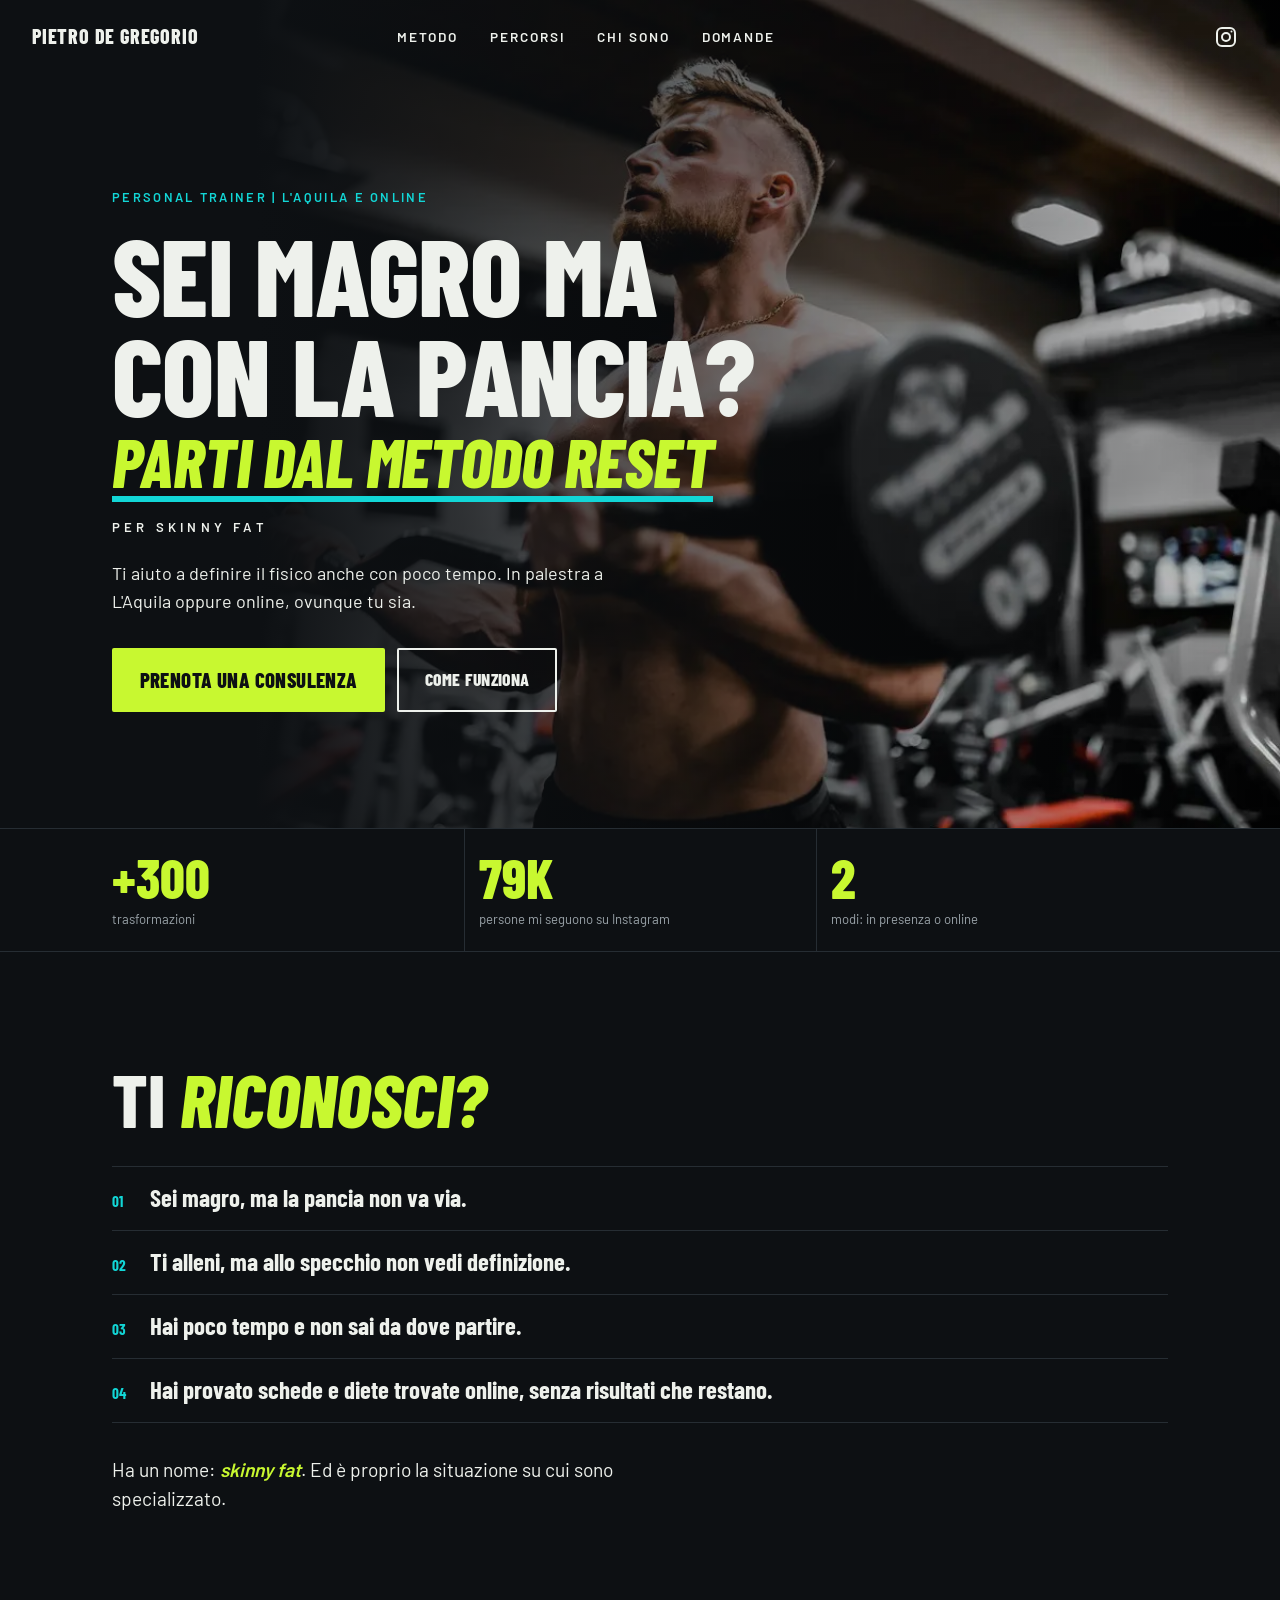
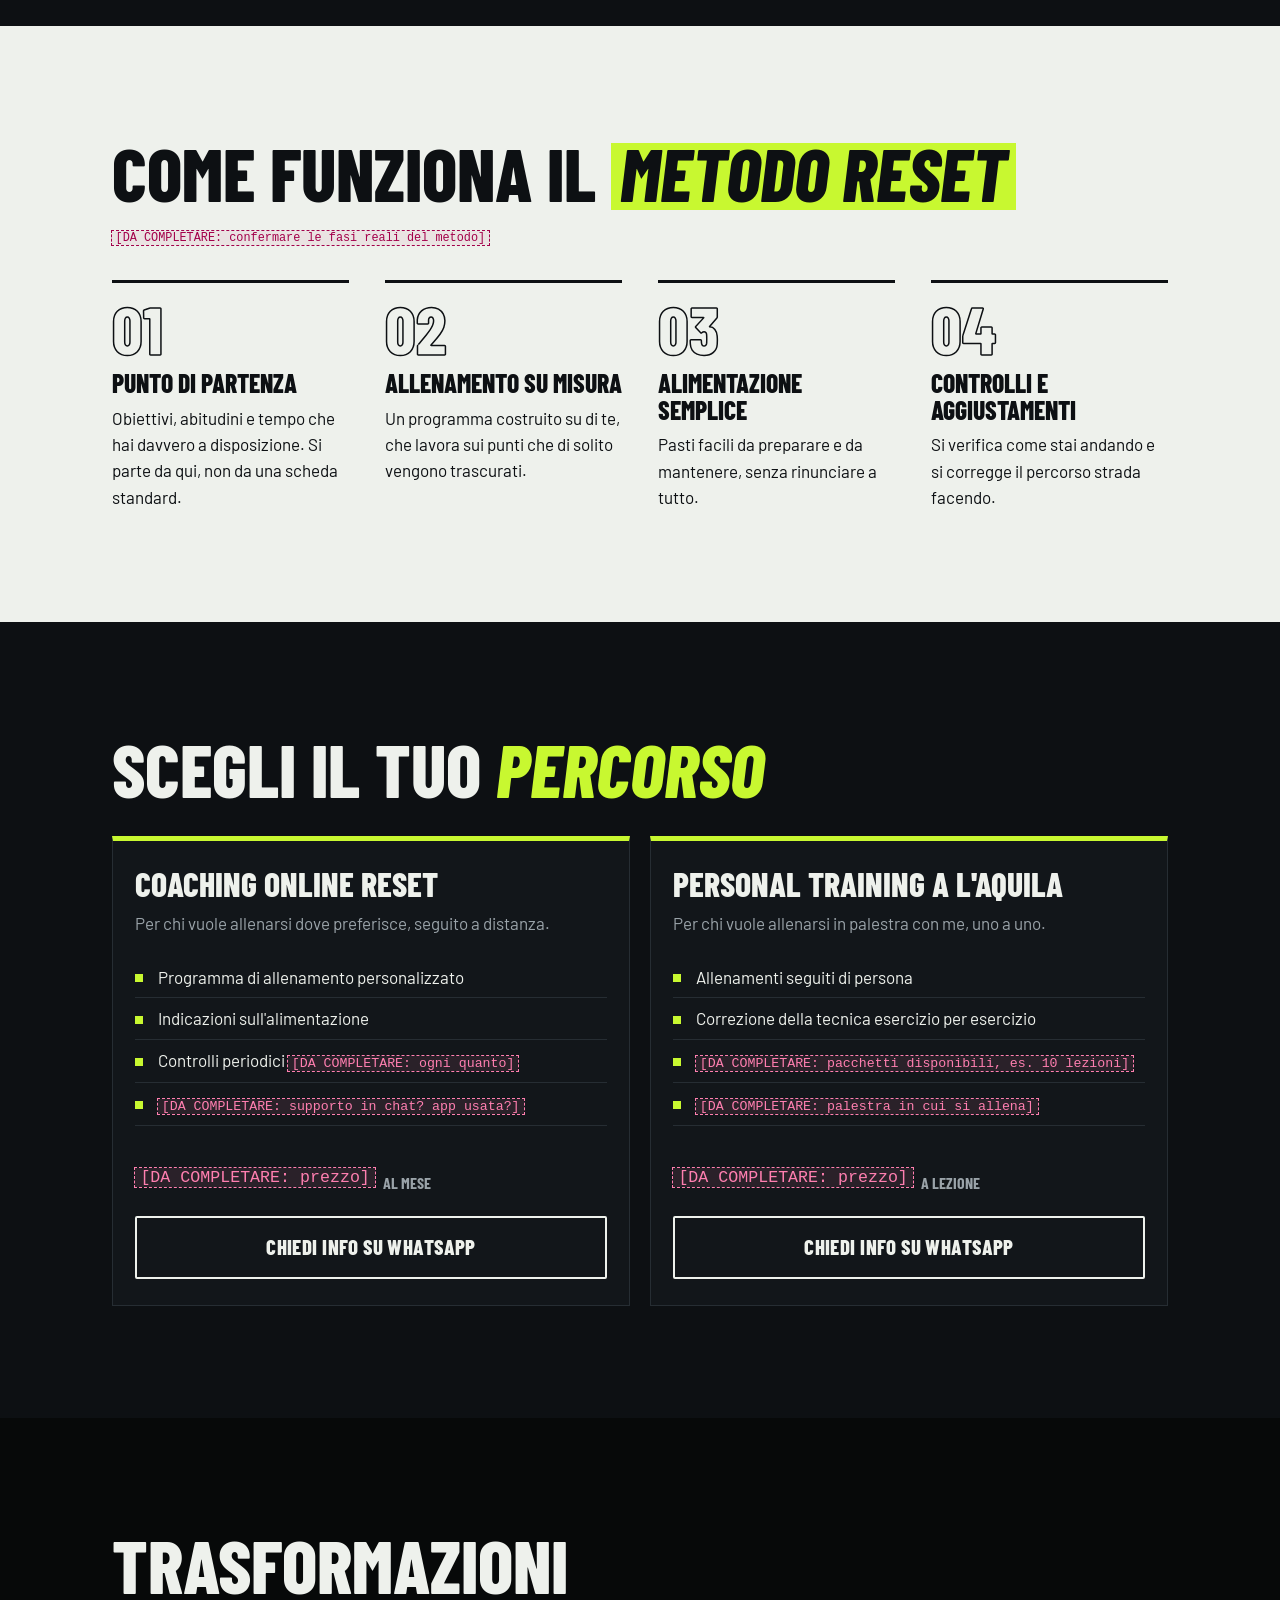
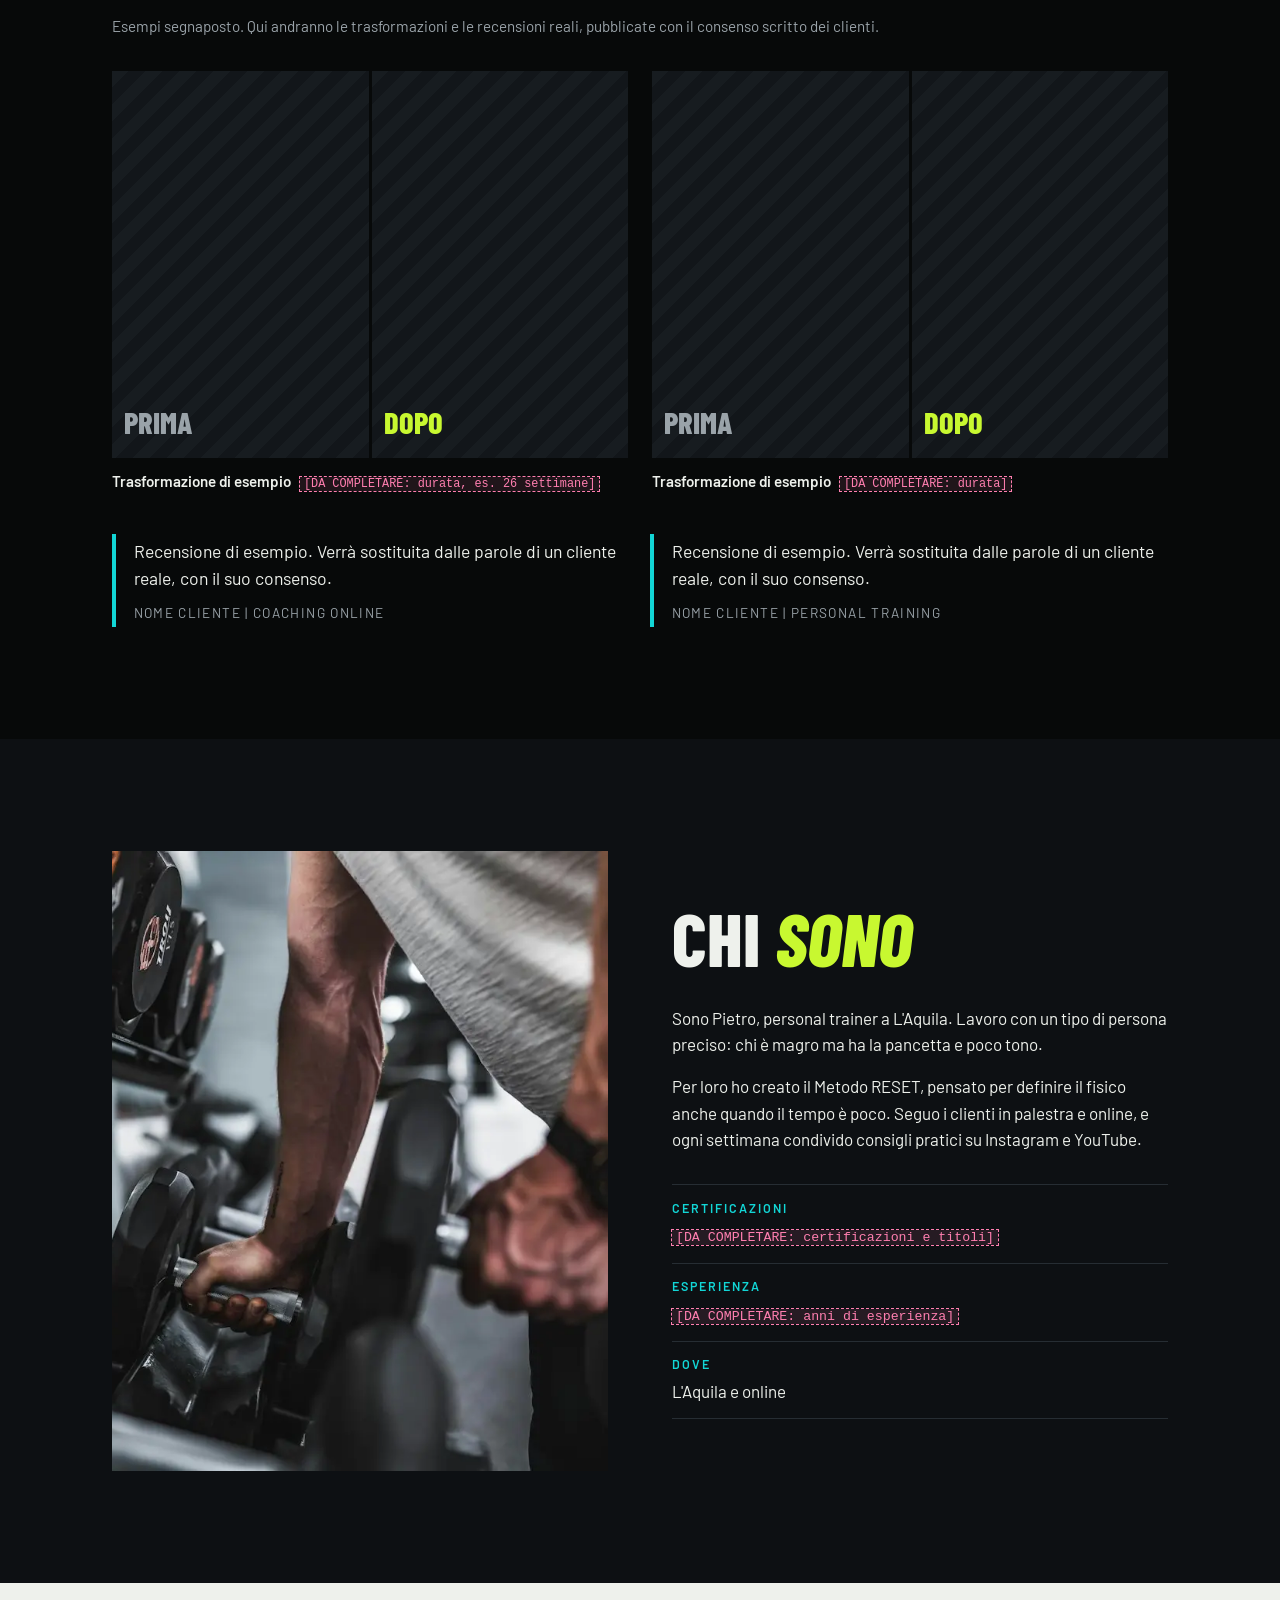
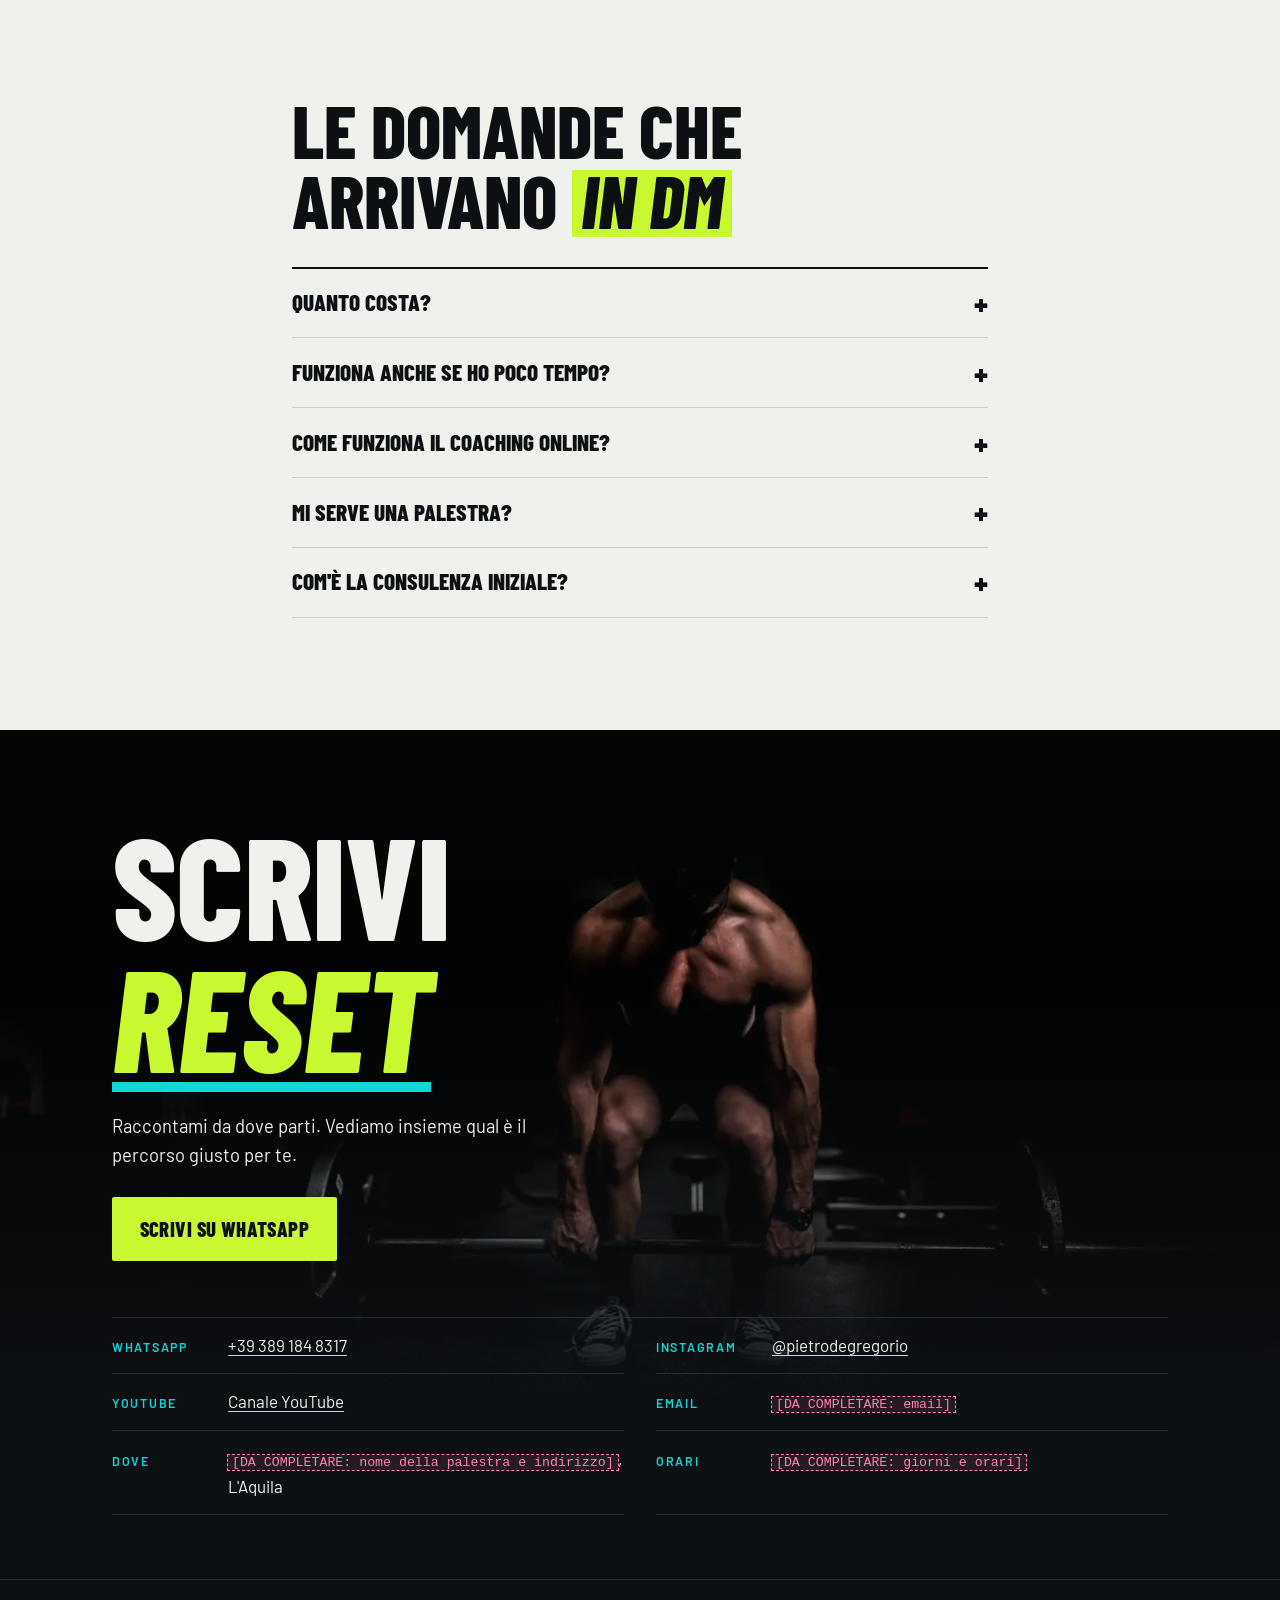
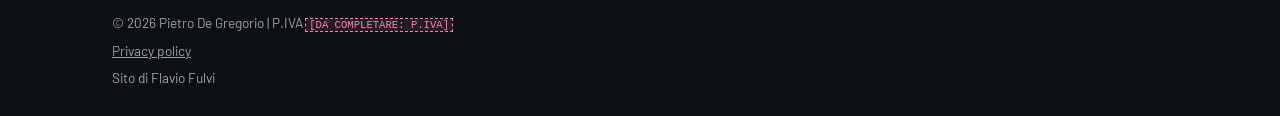
<file: index.html>
<!DOCTYPE html>
<html lang="it">
<head>
  <meta charset="UTF-8">
  <meta name="viewport" content="width=device-width, initial-scale=1">

  <!-- SEO locale: nome del trainer + città nel titolo e nella descrizione -->
  <title>Pietro De Gregorio | Personal trainer a L'Aquila e online | Metodo RESET</title>
  <meta name="description" content="Pietro De Gregorio, personal trainer a L'Aquila e online. Con il Metodo RESET aiuto chi è magro ma con la pancetta a definire il fisico, anche con poco tempo.">

  <!-- DEMO: impedisce a Google di indicizzare questa versione.
       TODO: rimuovere questa riga quando il sito va online per davvero. -->
  <meta name="robots" content="noindex, nofollow">

  <!-- Anteprima quando il link viene condiviso (WhatsApp, Instagram DM) -->
  <meta property="og:title" content="Pietro De Gregorio | Metodo RESET">
  <meta property="og:description" content="Personal trainer a L'Aquila e online. Per chi è magro ma con la pancetta.">
  <meta property="og:type" content="website">
  <!-- WhatsApp e Instagram leggono l'anteprima solo da un indirizzo COMPLETO.
       Ora punta alla demo su GitHub Pages. anteprima.jpg è 1200x630, il
       formato standard delle anteprime social (il JPG è letto da tutte le app).
       TODO pubblicazione: con il dominio vero sostituire l'indirizzo
       qui sotto con https://DOMINIO/ e aggiungere:
       <link rel="canonical" href="https://DOMINIO/"> -->
  <meta property="og:url" content="https://flaviofulvi.github.io/pietro-de-gregorio/">
  <meta property="og:image" content="https://flaviofulvi.github.io/pietro-de-gregorio/img/anteprima.jpg">
  <meta property="og:image:width" content="1200">
  <meta property="og:image:height" content="630">
  <!-- TODO: sostituire anteprima.jpg con una foto reale -->
  <meta name="twitter:card" content="summary_large_image">
  <meta name="theme-color" content="#0d1013">

  <!-- Icona della scheda del browser. TODO: sostituire con il logo, se c'è. -->
  <link rel="icon" href="img/favicon.svg" type="image/svg+xml">

  <!-- Carico in anticipo la foto della hero: è la prima cosa che si vede.
       imagesizes deve essere uguale a "sizes" dell'immagine (spiegato più sotto). -->
  <link rel="preload" as="image" href="img/hero-700.webp" imagesrcset="img/hero-700.webp 700w, img/hero-1200.webp 1200w" imagesizes="(min-aspect-ratio: 138/100) 100vw, 138vh">
  <link rel="stylesheet" href="css/style.css">

  <!-- Dati strutturati: aiutano Google a capire chi è e dove lavora.
       TODO: aggiornare indirizzo e contatti reali prima della pubblicazione. -->
  <script type="application/ld+json">
  {
    "@context": "https://schema.org",
    "@type": "Person",
    "name": "Pietro De Gregorio",
    "jobTitle": "Personal trainer",
    "description": "Personal trainer specializzato in persone magre con pancetta (skinny fat). Metodo RESET, in presenza e online.",
    "address": { "@type": "PostalAddress", "addressLocality": "L'Aquila", "addressCountry": "IT" },
    "sameAs": [
      "https://www.instagram.com/pietrodegregorio/",
      "https://www.youtube.com/@pietrodegregoriocoach"
    ]
  }
  </script>
</head>
<body>

  <!-- Link per saltare al contenuto: utile a chi naviga da tastiera -->
  <a class="salta" href="#contenuto">Vai al contenuto</a>

  <!-- ================= INTESTAZIONE ================= -->
  <header class="testata">
    <a class="testata__marchio" href="#inizio" data-campo="trainer.nome"></a>
    <nav class="testata__nav" aria-label="Sezioni">
      <a href="#metodo">Metodo</a>
      <a href="#percorsi">Percorsi</a>
      <a href="#chi-sono">Chi sono</a>
      <a href="#faq">Domande</a>
    </nav>
    <div class="testata__azioni">
      <!-- Solo su desktop: compare quando si scorre oltre la hero
           (sul telefono c'è la barra fissa in basso) -->
      <a class="pulsante testata__cta" data-link="whatsapp" data-campo="hero.pulsante"></a>
      <a class="testata__ig" data-link="instagram" aria-label="Instagram di Pietro De Gregorio">
        <svg viewBox="0 0 24 24" aria-hidden="true"><rect x="3" y="3" width="18" height="18" rx="5"/><circle cx="12" cy="12" r="4"/><circle cx="17.5" cy="6.5" r="1" class="pieno"/></svg>
      </a>
    </div>
  </header>

  <main id="contenuto">

    <!-- ================= HERO ================= -->
    <section class="hero" id="inizio" aria-labelledby="hero-titolo">
      <!-- TODO: sostituire con foto reale (almeno 2400 px di lato lungo:
           sul telefono la foto viene ritagliata e ingrandita).
           "sizes" dice al browser quanto sarà larga la foto sullo schermo:
           su schermi stretti e alti la foto riempie l'altezza (92% dello
           schermo), quindi è larga 1,5 x 92vh = circa 138vh, non 100vw. -->
      <img class="hero__foto"
           src="img/hero-700.webp"
           srcset="img/hero-700.webp 700w, img/hero-1200.webp 1200w"
           sizes="(min-aspect-ratio: 138/100) 100vw, 138vh"
           alt="Personal trainer che si allena con il bilanciere in palestra"
           width="1200" height="800">

      <div class="hero__testo contenitore">
        <p class="etichetta" data-campo="hero.etichetta"></p>
        <h1 class="copertina" id="hero-titolo">
          <span class="copertina__riga" data-campo="hero.titolo"></span>
          <span class="copertina__accento" data-campo="hero.titoloAccento"></span>
          <span class="copertina__nota" data-campo="hero.nota"></span>
        </h1>
        <p class="hero__sotto" data-campo="hero.sottotitolo"></p>
        <div class="hero__azioni" id="azioni-hero">
          <a class="pulsante" data-link="whatsapp" data-campo="hero.pulsante"></a>
          <a class="pulsante pulsante--vuoto" href="#metodo" data-campo="hero.pulsanteSecondario"></a>
        </div>

        <!-- Solo se JavaScript è disattivato: tutti i testi arrivano da dati.js,
             quindi senza JS la pagina resterebbe vuota. -->
        <noscript>
          <style>.hero__azioni, .barra-fissa, .numeri, main > section:not(.hero), .piede { display: none; }</style>
          <p class="hero__sotto">Pietro De Gregorio, personal trainer a L'Aquila e online.
            Per vedere il sito attiva JavaScript nel browser, oppure scrivimi su
            <a href="https://www.instagram.com/pietrodegregorio/">Instagram</a>.</p>
        </noscript>
      </div>
    </section>

    <!-- Numeri chiave -->
    <section class="numeri" aria-label="In numeri">
      <ul class="numeri__lista contenitore" data-lista="numeri"></ul>
    </section>

    <!-- ================= TI RICONOSCI? ================= -->
    <section class="sezione" id="problemi" aria-labelledby="problemi-titolo">
      <div class="contenitore">
        <h2 class="titolo" id="problemi-titolo" data-campo="problemi.titolo"></h2>
        <ol class="problemi" data-lista="problemi"></ol>
        <p class="problemi__chiusura" data-campo="problemi.chiusura"></p>
      </div>
    </section>

    <!-- ================= METODO RESET ================= -->
    <section class="sezione sezione--chiara" id="metodo" aria-labelledby="metodo-titolo">
      <div class="contenitore">
        <h2 class="titolo" id="metodo-titolo" data-campo="metodo.titolo"></h2>
        <p class="nota-sezione" data-campo="metodo.nota"></p>
        <ol class="fasi" data-lista="fasi"></ol>
      </div>
    </section>

    <!-- ================= PERCORSI ================= -->
    <section class="sezione" id="percorsi" aria-labelledby="percorsi-titolo">
      <div class="contenitore">
        <h2 class="titolo" id="percorsi-titolo" data-campo="percorsi.titolo"></h2>
        <div class="percorsi" data-lista="percorsi"></div>
      </div>
    </section>

    <!-- ================= TRASFORMAZIONI ================= -->
    <section class="sezione sezione--scura" id="risultati" aria-labelledby="risultati-titolo">
      <div class="contenitore">
        <h2 class="titolo" id="risultati-titolo" data-campo="risultati.titolo"></h2>
        <p class="nota-sezione" data-campo="risultati.nota"></p>
        <!-- TODO: sostituire con foto reali prima/dopo (solo con consenso scritto) -->
        <div class="trasformazioni" data-lista="trasformazioni"></div>
        <div class="recensioni" data-lista="recensioni"></div>
      </div>
    </section>

    <!-- ================= CHI SONO ================= -->
    <section class="sezione chi-sono" id="chi-sono" aria-labelledby="chi-sono-titolo">
      <div class="contenitore chi-sono__griglia">
        <!-- TODO: sostituire con foto reale -->
        <img class="chi-sono__foto"
             src="img/chi-sono-700.webp"
             srcset="img/chi-sono-700.webp 700w, img/chi-sono-1200.webp 1200w"
             sizes="(min-width: 1120px) 930px, (min-width: 1000px) 85vw, 115vw"
             alt="Mani che afferrano un manubrio in palestra"
             width="1200" height="800" loading="lazy">
        <div>
          <h2 class="titolo" id="chi-sono-titolo" data-campo="chiSono.titolo"></h2>
          <div data-lista="chiSono"></div>
          <dl class="dettagli" data-lista="dettagli"></dl>
        </div>
      </div>
    </section>

    <!-- ================= FAQ ================= -->
    <section class="sezione sezione--chiara" id="faq" aria-labelledby="faq-titolo">
      <div class="contenitore contenitore--stretto">
        <h2 class="titolo" id="faq-titolo" data-campo="faq.titolo"></h2>
        <div class="faq" data-lista="faq"></div>
      </div>
    </section>

    <!-- ================= CHIUSURA + CONTATTI ================= -->
    <section class="chiusura" id="contatti" aria-labelledby="chiusura-titolo">
      <!-- TODO: sostituire con foto reale.
           La foto occupa solo la parte alta della sezione (36rem): sul
           telefono è quindi larga 1,5 x 36rem = 54rem. -->
      <img class="chiusura__foto"
           src="img/chiusura-700.webp"
           srcset="img/chiusura-700.webp 700w, img/chiusura-1200.webp 1200w"
           sizes="(min-width: 54rem) 100vw, 54rem"
           alt="" width="1200" height="800" loading="lazy">
      <div class="contenitore chiusura__testo">
        <h2 class="copertina copertina--grande" id="chiusura-titolo">
          <span data-campo="chiusura.titolo"></span>
        </h2>
        <p data-campo="chiusura.testo"></p>
        <a class="pulsante" data-link="whatsapp" data-campo="chiusura.pulsante"></a>

        <ul class="contatti" data-lista="contatti"></ul>
      </div>
    </section>
  </main>

  <!-- ================= PIÈ DI PAGINA ================= -->
  <footer class="piede">
    <div class="contenitore piede__righe">
      <p>&copy; <span id="anno"></span> <span data-campo="trainer.nome"></span> | P.IVA <span data-campo="footer.partitaIva"></span></p>
      <p><a href="privacy.html">Privacy policy</a></p>
      <p>Sito di <span data-campo="footer.creditiSito"></span></p>
    </div>
  </footer>

  <!-- Barra fissa in basso su mobile: il pulsante di contatto è sempre a portata di pollice.
       Compare solo dopo aver superato i pulsanti della hero. -->
  <div class="barra-fissa" id="barra-fissa" aria-hidden="true">
    <a class="pulsante pulsante--pieno" data-link="whatsapp" data-campo="hero.pulsante" tabindex="-1"></a>
  </div>

  <!-- Prima i dati, poi lo script che li usa -->
  <script src="js/dati.js"></script>
  <script src="js/main.js"></script>
</body>
</html>
</file>
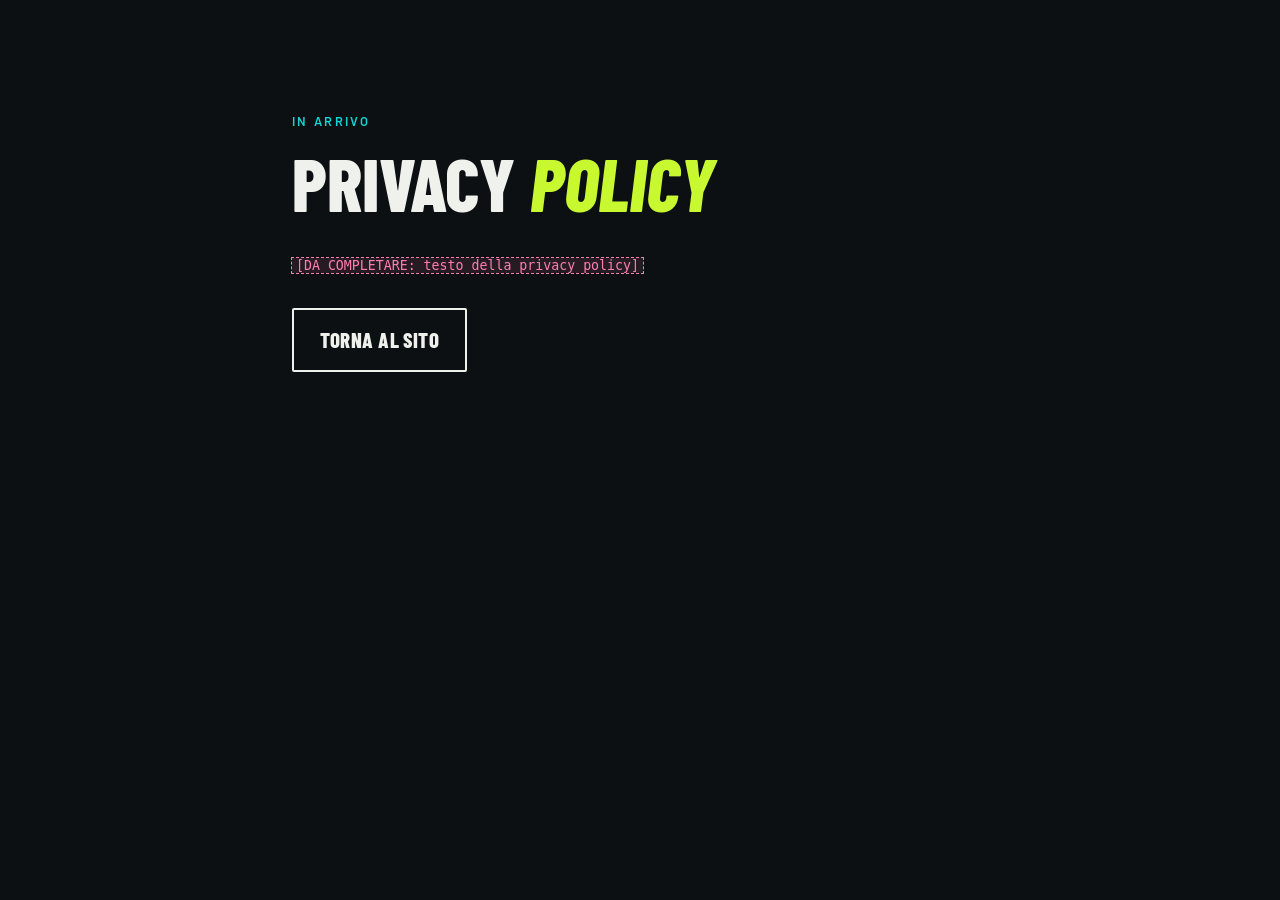
<file: privacy.html>
<!DOCTYPE html>
<html lang="it">
<head>
  <meta charset="UTF-8">
  <meta name="viewport" content="width=device-width, initial-scale=1">
  <title>Privacy policy | Pietro De Gregorio</title>
  <meta name="robots" content="noindex, nofollow">
  <link rel="stylesheet" href="css/style.css">
</head>
<body>
  <main class="sezione">
    <div class="contenitore contenitore--stretto">
      <p class="etichetta">In arrivo</p>
      <h1 class="titolo">Privacy <em>policy</em></h1>
      <!-- TODO: inserire la privacy policy definitiva (pacchetto Standard).
           Deve indicare titolare del trattamento, dati raccolti, finalità e
           diritti dell'utente. Il sito ora non usa cookie né form. -->
      <p><span class="segnaposto">[DA COMPLETARE: testo della privacy policy]</span></p>
      <p style="margin-top: 2rem;"><a class="pulsante pulsante--vuoto" href="index.html">Torna al sito</a></p>
    </div>
  </main>
</body>
</html>
</file>
<file: css/style.css>
/* =====================================================================
   STILE DEL SITO | Pietro De Gregorio
   Mobile first: gli stili base sono per il telefono, le regole
   @media (min-width: ...) aggiungono modifiche per schermi più grandi.
   ===================================================================== */

/* ---------- Font salvati in locale ----------
   Barlow Condensed per i titoli (simile alle copertine dei suoi reel),
   Barlow per i testi. In locale = nessun cookie e nessuna richiesta
   esterna, e la demo funziona anche senza connessione. */
@font-face { font-family: "Barlow Condensed"; font-weight: 700; font-style: normal; font-display: swap; src: url("../fonts/barlow-condensed-latin-700-normal.woff2") format("woff2"); }
@font-face { font-family: "Barlow Condensed"; font-weight: 800; font-style: normal; font-display: swap; src: url("../fonts/barlow-condensed-latin-800-normal.woff2") format("woff2"); }
@font-face { font-family: "Barlow Condensed"; font-weight: 800; font-style: italic; font-display: swap; src: url("../fonts/barlow-condensed-latin-800-italic.woff2") format("woff2"); }
@font-face { font-family: "Barlow"; font-weight: 400; font-style: normal; font-display: swap; src: url("../fonts/barlow-latin-400-normal.woff2") format("woff2"); }
@font-face { font-family: "Barlow"; font-weight: 600; font-style: normal; font-display: swap; src: url("../fonts/barlow-latin-600-normal.woff2") format("woff2"); }

/* ---------- Variabili: cambia qui colori e font ----------
   Colori ricavati dalle copertine Instagram di Pietro. */
:root {
  --sfondo: #0d1013;          /* quasi nero, come i suoi reel */
  --sfondo-profondo: #070909;
  --gesso: #eef1ec;           /* bianco "gesso" per le sezioni chiare */
  --testo: #eef1ec;
  --testo-tenue: #9aa3a9;
  --testo-scuro: #0d1013;
  --linea: #262d33;

  --accento: #c8f830;         /* verde lime delle sue scritte */
  --accento-2: #12d6d6;       /* ciano delle sottolineature */

  --segnaposto: #ff7fb0;      /* rosa: SOLO per i [DA COMPLETARE] */

  --font-titoli: "Barlow Condensed", "Arial Narrow", sans-serif;
  --font-testo: "Barlow", system-ui, sans-serif;

  --margine: 20px;            /* margine laterale su mobile */
}

/* ---------- Base ---------- */
*, *::before, *::after { box-sizing: border-box; }
html { scroll-behavior: smooth; -webkit-text-size-adjust: 100%; }
body {
  margin: 0;
  background: var(--sfondo);
  color: var(--testo);
  font-family: var(--font-testo);
  font-size: 1.0625rem;
  line-height: 1.55;
  /* Rete di sicurezza: una parola troppo lunga per lo spazio disponibile
     va a capo invece di uscire dallo schermo (utile col testo ingrandito).
     Per lo stesso motivo le griglie usano minmax(0, 1fr) invece di 1fr:
     così una colonna non si allarga oltre lo spazio che ha. */
  overflow-wrap: break-word;
}
img { display: block; max-width: 100%; height: auto; }
a { color: inherit; }
h1, h2, h3, p, ul, ol, dl, figure, blockquote { margin: 0; }
ul, ol { padding: 0; list-style: none; }

/* Contorno ben visibile quando si naviga con la tastiera */
:focus-visible { outline: 3px solid var(--accento-2); outline-offset: 3px; }

.contenitore { width: 100%; max-width: 1120px; margin: 0 auto; padding: 0 var(--margine); }
.contenitore--stretto { max-width: 760px; }

.salta {
  position: absolute; left: -9999px; top: 0; z-index: 100;
  background: var(--accento); color: var(--testo-scuro); padding: .75rem 1rem; font-weight: 600;
}
.salta:focus { left: 0; }

/* ---------- Segnaposto [DA COMPLETARE] ----------
   Volutamente "stonati": devono saltare all'occhio. */
.segnaposto {
  display: inline;
  font-family: ui-monospace, Consolas, monospace;
  font-size: .78em;
  font-weight: 400;
  font-style: normal;
  letter-spacing: 0;
  text-transform: none;
  color: var(--segnaposto);
  background: rgba(255, 127, 176, .1);
  outline: 1px dashed var(--segnaposto);
  padding: 0 .3em;
  -webkit-text-stroke: 0;
}

/* ---------- Pulsanti ---------- */
.pulsante {
  display: inline-flex; align-items: center; justify-content: center;
  min-height: 54px;
  padding: .85rem min(1.6rem, 5vw);   /* min(): col testo ingrandito resta spazio per le parole */
  text-align: center;
  background: var(--accento);
  color: var(--testo-scuro);
  border: 2px solid var(--accento);
  border-radius: 2px;
  font-family: var(--font-titoli);
  font-weight: 800;
  font-size: 1.3rem;
  text-transform: uppercase;
  letter-spacing: .02em;
  text-decoration: none;
  transition: background-color .15s, color .15s, border-color .15s;
}
.pulsante:hover { background: var(--testo); border-color: var(--testo); }
.pulsante--vuoto { background: transparent; color: var(--testo); border-color: currentColor; }
.pulsante--vuoto:hover { background: var(--testo); color: var(--testo-scuro); border-color: var(--testo); }

/* ---------- Titoli "copertina" ----------
   Riprendono lo schema dei suoi reel: riga bianca, riga in corsivo
   verde con sottolineatura ciano, nota piccola spaziata. */
/* Titoli grandi e testo ingrandito
   Chi ingrandisce i caratteri dalle impostazioni del telefono fa crescere
   anche i "rem". Una parola lunga come TRASFORMAZIONI allora non entra più
   e tutta la pagina scorre di lato. Per questo ogni titolo grande ha un
   tetto legato alla larghezza dello schermo: min(dimensione normale, X vw).
   Con il testo normale il tetto non scatta mai. overflow-wrap è la rete di
   sicurezza: se un domani si scrive una parola ancora più lunga, va a capo
   invece di uscire dallo schermo. */
.copertina {
  font-family: var(--font-titoli);
  font-weight: 800;
  text-transform: uppercase;
  line-height: .92;
  font-size: min(clamp(3.1rem, 14vw, 6.8rem), 15vw);
  letter-spacing: -.005em;
  overflow-wrap: break-word;
}
.copertina__riga { display: block; }
.copertina__accento {
  display: block;
  width: fit-content;
  margin-top: .08em;
  padding-bottom: .06em;
  color: var(--accento);
  font-style: italic;
  font-size: .62em;
  border-bottom: .09em solid var(--accento-2);
}
.copertina__nota {
  display: block;
  margin-top: 1.1rem;
  font-family: var(--font-testo);
  font-weight: 600;
  font-size: .82rem;
  letter-spacing: .32em;
  line-height: 1.3;
}
.copertina em, .titolo em { color: var(--accento); font-style: italic; }

.titolo {
  font-family: var(--font-titoli);
  font-weight: 800;
  text-transform: uppercase;
  line-height: .95;
  font-size: min(clamp(2.5rem, 11vw, 4.6rem), 12.5vw);
  margin-bottom: 2rem;
  overflow-wrap: break-word;
}

.etichetta {
  font-weight: 600;
  font-size: .8rem;
  letter-spacing: .18em;
  text-transform: uppercase;
  color: var(--accento-2);
  margin-bottom: 1rem;
}

/* ---------- Intestazione ---------- */
.testata {
  position: absolute; top: 0; left: 0; right: 0; z-index: 10;
  display: flex; align-items: center; justify-content: space-between; gap: 1rem;
  padding: 14px var(--margine);
}
.testata__marchio {
  display: inline-flex; align-items: center;
  min-height: 44px;           /* area di tocco minima consigliata */
  font-family: var(--font-titoli);
  font-weight: 800;
  font-size: 1.25rem;
  text-transform: uppercase;
  letter-spacing: .04em;
  text-decoration: none;
}
.testata__nav { display: none; }
.testata__azioni { display: flex; align-items: center; gap: 1rem; }
.testata__cta { display: none; }   /* compare solo su desktop, vedi in fondo */
.testata__ig { display: grid; place-items: center; width: 44px; height: 44px; }
.testata__ig svg { width: 24px; height: 24px; fill: none; stroke: currentColor; stroke-width: 2; }
.testata__ig .pieno { fill: currentColor; stroke: none; }

/* ---------- Hero ---------- */
.hero {
  position: relative;
  min-height: 92vh;
  min-height: 92svh;   /* svh: altezza reale su mobile, senza barra del browser */
  display: flex;
  align-items: flex-end;
  padding: 7rem 0 2.5rem;
  overflow: hidden;
}
.hero__foto {
  position: absolute; inset: 0;
  width: 100%; height: 100%;
  object-fit: cover;
  object-position: 50% center;   /* sul telefono tiene il viso dentro lo schermo */
}
/* Sfumatura scura sotto il testo: serve alla leggibilità, non è decorazione */
.hero::after {
  content: "";
  position: absolute; inset: 0;
  background: linear-gradient(to top, var(--sfondo) 12%, rgba(13, 16, 19, .78) 45%, rgba(13, 16, 19, .25) 100%);
}
.hero__testo { position: relative; z-index: 1; }
.hero__sotto { max-width: 34rem; margin-top: 1.5rem; font-size: 1.125rem; }
.hero__azioni { display: flex; flex-wrap: wrap; gap: .75rem; margin-top: 2rem; }
.hero__azioni .pulsante:first-child { flex: 1 1 100%; }
.hero__azioni .pulsante--vuoto { flex: 1 1 100%; min-height: 48px; font-size: 1.1rem; }

/* ---------- Numeri ---------- */
.numeri { border-top: 1px solid var(--linea); border-bottom: 1px solid var(--linea); }
/* minmax(0, 1fr): le tre colonne restano uguali anche se una parola è
   più larga della colonna (con "1fr" da solo la colonna si allargherebbe
   e spingerebbe la terza fuori dallo schermo). */
.numeri__lista { display: grid; grid-template-columns: repeat(3, minmax(0, 1fr)); }
.numeri__lista li { padding: 1.4rem .5rem 1.4rem 0; }
.numeri__lista li + li { padding-left: .9rem; border-left: 1px solid var(--linea); }
.numeri__lista strong {
  display: block;
  font-family: var(--font-titoli);
  font-weight: 800;
  font-size: min(clamp(2.1rem, 9vw, 3.4rem), 10vw);
  line-height: 1;
  color: var(--accento);
}
/* hyphens: con il testo ingrandito "trasformazioni" va a capo col trattino
   (in italiano, grazie a lang="it") invece di uscire dalla colonna */
.numeri__lista span {
  display: block; margin-top: .35rem; font-size: .82rem; line-height: 1.3; color: var(--testo-tenue);
  -webkit-hyphens: auto; hyphens: auto; overflow-wrap: break-word;
}

/* ---------- Sezioni ---------- */
.sezione { padding: 4.5rem 0; }
.sezione--scura { background: var(--sfondo-profondo); }

/* Sezione chiara: rompe il ritmo del nero. Sul fondo chiaro il lime
   non si leggerebbe, quindi diventa un "evidenziatore" dietro il testo. */
.sezione--chiara { background: var(--gesso); color: var(--testo-scuro); }
/* L'evidenziatore è una fascia (gradiente a bordi netti) alta quanto le
   lettere, non tutto il riquadro del carattere: con l'interlinea stretta
   dei titoli, uno sfondo pieno coprirebbe la parte bassa della riga sopra. */
.sezione--chiara .titolo em {
  color: var(--testo-scuro);
  background: linear-gradient(
    to bottom,
    transparent 0.2em,
    var(--accento) 0.2em,
    var(--accento) calc(100% - 0.1em),
    transparent calc(100% - 0.1em)
  );
  padding: 0 .12em;
  box-decoration-break: clone;
  -webkit-box-decoration-break: clone;
}
.sezione--chiara .segnaposto { color: #a3004a; outline-color: #a3004a; background: rgba(163, 0, 74, .06); }

.nota-sezione { margin: -1rem 0 2rem; font-size: .95rem; color: var(--testo-tenue); }
.sezione--chiara .nota-sezione { color: #4a5258; }

/* ---------- Ti riconosci? ---------- */
.problemi { counter-reset: problema; border-top: 1px solid var(--linea); }
.problemi li {
  counter-increment: problema;
  display: grid; grid-template-columns: 2.4rem minmax(0, 1fr); align-items: baseline;
  padding: 1.1rem 0;
  border-bottom: 1px solid var(--linea);
  font-family: var(--font-titoli);
  font-weight: 700;
  font-size: 1.55rem;
  line-height: 1.12;
}
.problemi li::before {
  content: counter(problema, decimal-leading-zero);
  font-size: .95rem;
  color: var(--accento-2);
}
.problemi__chiusura { margin-top: 2rem; font-size: 1.2rem; max-width: 36rem; }
.problemi__chiusura em { color: var(--accento); font-style: italic; font-weight: 600; }

/* ---------- Fasi del metodo ---------- */
.fasi { display: grid; grid-template-columns: minmax(0, 1fr); gap: 2.25rem; }
.fase { border-top: 3px solid var(--testo-scuro); padding-top: .75rem; }
.fase__numero {
  display: block;
  font-family: var(--font-titoli);
  font-weight: 800;
  font-size: 4.2rem;
  line-height: 1;
  color: transparent;
  -webkit-text-stroke: 1.5px var(--testo-scuro);
}
.fase h3 {
  font-family: var(--font-titoli);
  font-weight: 800;
  font-size: 1.6rem;
  text-transform: uppercase;
  line-height: 1.05;
  margin: .5rem 0 .5rem;
}

/* ---------- Percorsi ---------- */
.percorsi { display: grid; grid-template-columns: minmax(0, 1fr); gap: 1.25rem; }
.percorso {
  display: flex; flex-direction: column;
  padding: 1.6rem min(1.4rem, 5vw);   /* con testo ingrandito il margine interno non ruba spazio */
  border: 1px solid var(--linea);
  border-top: 5px solid var(--accento);
  background: #12161a;
}
.percorso h3 {
  font-family: var(--font-titoli);
  font-weight: 800;
  font-size: 2.1rem;
  line-height: 1;
  text-transform: uppercase;
}
.percorso__chi { margin: .6rem 0 1.25rem; color: var(--testo-tenue); }
.percorso ul { margin-bottom: 1.5rem; }
.percorso li { position: relative; padding: .45rem 0 .45rem 1.4rem; border-bottom: 1px solid var(--linea); }
.percorso li::before {
  content: ""; position: absolute; left: 0; top: 1.05em;
  width: .5rem; height: .5rem; background: var(--accento);
}
.percorso__prezzo {
  margin-top: auto;
  font-family: var(--font-titoli);
  font-weight: 800;
  font-size: 2.6rem;
  line-height: 1.1;
}
.percorso__prezzo small { font-size: 1rem; font-weight: 700; color: var(--testo-tenue); text-transform: uppercase; }
.percorso__prezzo--richiesta { font-size: 1.7rem; color: var(--accento); }
.percorso__prezzo .segnaposto { font-size: .4em; vertical-align: middle; }
.percorso .pulsante { margin-top: 1.25rem; width: 100%; }

/* ---------- Trasformazioni (segnaposto) ---------- */
.trasformazioni { display: grid; grid-template-columns: minmax(0, 1fr); gap: 1.5rem; margin-bottom: 2.5rem; }
.trasformazione__foto {
  display: grid; grid-template-columns: repeat(2, minmax(0, 1fr)); gap: 3px;
  aspect-ratio: 4 / 3;
}
/* Riquadri a righe: si capisce subito che manca la foto */
.trasformazione__foto span {
  display: flex; align-items: flex-end;
  padding: .75rem;
  background: repeating-linear-gradient(135deg, #171c20 0 12px, #12161a 12px 24px);
  font-family: var(--font-titoli);
  font-weight: 800;
  font-size: 1.9rem;
  text-transform: uppercase;
  color: var(--testo-tenue);
}
.trasformazione__foto span:last-child { color: var(--accento); }
.trasformazione figcaption { margin-top: .75rem; font-size: .95rem; color: var(--testo-tenue); }
.trasformazione figcaption strong { color: var(--testo); margin-right: .4rem; }

.recensioni { display: grid; grid-template-columns: minmax(0, 1fr); gap: 1.25rem; }
.recensione { border-left: 4px solid var(--accento-2); padding: .25rem 0 .25rem 1.1rem; }
.recensione p { font-size: 1.1rem; }
.recensione footer { margin-top: .6rem; font-size: .85rem; color: var(--testo-tenue); text-transform: uppercase; letter-spacing: .1em; }

/* ---------- Chi sono ---------- */
.chi-sono__griglia { display: grid; grid-template-columns: minmax(0, 1fr); gap: 2rem; }
.chi-sono__foto { width: 100%; aspect-ratio: 4 / 3; object-fit: cover; }
.chi-sono p + p { margin-top: 1rem; }
.dettagli { margin-top: 2rem; border-top: 1px solid var(--linea); }
.dettagli div { padding: .85rem 0; border-bottom: 1px solid var(--linea); }
.dettagli dt { font-size: .78rem; font-weight: 600; letter-spacing: .16em; text-transform: uppercase; color: var(--accento-2); }
.dettagli dd { margin: .2rem 0 0; }

/* ---------- Domande frequenti ---------- */
.faq { border-top: 2px solid var(--testo-scuro); }
.domanda { border-bottom: 1px solid #c9cec8; }
.domanda summary {
  display: flex; justify-content: space-between; align-items: center; gap: 1rem;
  padding: 1.15rem 0;
  cursor: pointer;
  list-style: none;
  font-family: var(--font-titoli);
  font-weight: 800;
  font-size: 1.45rem;
  line-height: 1.1;
  text-transform: uppercase;
}
.domanda summary::-webkit-details-marker { display: none; }
/* Il "+" ruota e diventa una "x" quando la risposta è aperta */
.domanda summary::after {
  content: "+";
  flex: none;
  font-size: 2rem;
  line-height: 1;
  transition: transform .2s;
}
.domanda[open] summary::after { transform: rotate(45deg); }
.domanda p { padding: 0 0 1.25rem; max-width: 40rem; }

/* ---------- Chiusura e contatti ---------- */
/* La foto occupa solo la parte alta della sezione (dietro il titolo) e
   sfuma nel nero verso i contatti. Prima copriva tutta la sezione e la
   sfumatura la nascondeva quasi del tutto. La foto è già molto scura,
   quindi non serve abbassarne l'opacità: lo scuro lo fa la sfumatura. */
.chiusura { position: relative; padding: 5.5rem 0 4rem; overflow: hidden; }
.chiusura__foto,
.chiusura::after {
  position: absolute; top: 0; left: 0;
  width: 100%;
  height: var(--altezza-foto-chiusura, 36rem);
}
.chiusura__foto {
  object-fit: cover;
  object-position: 50% 60%;   /* inquadra busto e bilanciere */
}
.chiusura::after {
  content: "";
  background: linear-gradient(to bottom,
    rgba(13, 16, 19, .35) 0%,
    rgba(13, 16, 19, .15) 35%,
    rgba(13, 16, 19, .6) 75%,
    var(--sfondo) 100%);
}
.chiusura__testo { position: relative; z-index: 1; }
.copertina--grande { font-size: min(clamp(4.2rem, 22vw, 9rem), 24vw); }
.copertina--grande em {
  display: block;
  width: fit-content;
  border-bottom: .07em solid var(--accento-2);
}
.chiusura__testo > p { margin: 1.25rem 0 1.75rem; font-size: 1.15rem; max-width: 30rem; }
.chiusura__testo > .pulsante { width: 100%; }

.contatti { margin-top: 3.5rem; border-top: 1px solid var(--linea); }
/* Etichetta e valore sulla stessa riga; se lo spazio non basta (schermo
   stretto + testo ingrandito) il valore va sotto l'etichetta. */
.contatti li {
  display: flex; flex-wrap: wrap; align-items: baseline;
  column-gap: .75rem; row-gap: .25rem;
  padding: .9rem 0;
  border-bottom: 1px solid var(--linea);
}
.contatti__etichetta { flex: 0 0 6.5rem; font-size: .78rem; font-weight: 600; letter-spacing: .14em; text-transform: uppercase; color: var(--accento-2); }
.contatti__valore { flex: 1 1 9rem; min-width: 0; }
/* Area di tocco più alta (44px) senza cambiare l'impaginazione:
   il padding allarga la zona cliccabile, il margine negativo la
   "restituisce" alla riga. */
.contatti a {
  display: inline-block;
  padding: 9px 0; margin: -9px 0;
  text-decoration-color: var(--accento); text-underline-offset: 3px; overflow-wrap: anywhere;
}

/* ---------- Piè di pagina ---------- */
/* Niente spazio extra in fondo: qui la barra fissa è già nascosta.
   safe-area-inset-bottom = spazio della "barretta" home degli iPhone. */
.piede { padding: 2rem 0 calc(2rem + env(safe-area-inset-bottom)); border-top: 1px solid var(--linea); font-size: .85rem; color: var(--testo-tenue); }
.piede__righe { display: grid; gap: .4rem; }
.piede a { display: inline-block; padding: 13px 0; margin: -13px 0; }

/* ---------- Barra fissa in basso (mobile) ---------- */
.barra-fissa {
  position: fixed; left: 0; right: 0; bottom: 0; z-index: 20;
  padding: 10px var(--margine) calc(10px + env(safe-area-inset-bottom));
  background: rgba(13, 16, 19, .94);
  border-top: 1px solid var(--linea);
  transform: translateY(110%);
  transition: transform .25s ease;
  /* La barra resta sempre su un "livello" separato della scheda video:
     quando compare o sparisce il browser la sposta e basta, senza
     ridisegnare la pagina che c'è sotto. */
  will-change: transform;
}
.barra-fissa--visibile { transform: translateY(0); }
.barra-fissa .pulsante { width: 100%; }

/* ---------- Schermi bassi ----------
   Telefoni piccoli (es. iPhone SE) e telefono in orizzontale: la hero
   si compatta perché il pulsante principale resti nella prima schermata. */
@media (max-height: 700px) {
  .hero { padding: 5rem 0 1.5rem; }
  .hero__sotto { margin-top: 1rem; font-size: 1rem; }
  .hero__azioni { margin-top: 1.25rem; }
  .copertina__nota { margin-top: .75rem; }
  .etichetta { margin-bottom: .6rem; }
}
@media (max-height: 500px) and (orientation: landscape) {
  .hero { min-height: 0; padding-top: 4.5rem; }
  .hero .copertina { font-size: clamp(2.4rem, 12vh, 3.6rem); }
  .hero__sotto { display: none; }   /* il messaggio resta nel titolo */
  .barra-fissa { padding-top: 6px; padding-bottom: calc(6px + env(safe-area-inset-bottom)); }
  .barra-fissa .pulsante { min-height: 44px; font-size: 1.1rem; }
}

/* =====================================================================
   SCHERMI PIÙ GRANDI
   ===================================================================== */
@media (min-width: 700px) {
  :root { --margine: 32px; }
  .hero__azioni .pulsante:first-child,
  .hero__azioni .pulsante--vuoto { flex: 0 0 auto; }
  .fasi { grid-template-columns: repeat(2, minmax(0, 1fr)); }
  .percorsi, .trasformazioni, .recensioni { grid-template-columns: repeat(2, minmax(0, 1fr)); }
  .chiusura__testo > .pulsante { width: auto; }
  .contatti { display: grid; grid-template-columns: repeat(2, minmax(0, 1fr)); column-gap: 2rem; }
}

@media (min-width: 1000px) {
  /* Intestazione fissa: trasparente sopra la hero, piena (con il pulsante
     di contatto) appena si scorre oltre. Sostituisce il pulsante flottante
     in basso a destra, che copriva parte dei contenuti. */
  .testata {
    position: fixed;
    transition: background-color .25s, border-color .25s;
    border-bottom: 1px solid transparent;
  }
  .testata--piena { background: var(--sfondo); border-bottom-color: var(--linea); }
  .testata__cta {
    display: inline-flex;
    min-height: 44px; padding: .4rem 1.1rem; font-size: 1.05rem;
    visibility: hidden; opacity: 0;          /* nascosto = anche fuori dal tasto Tab */
    transition: opacity .25s, visibility .25s, background-color .15s, border-color .15s;
  }
  .testata--piena .testata__cta { visibility: visible; opacity: 1; }
  .barra-fissa { display: none; }
  /* Le ancore del menu non finiscono sotto l'intestazione fissa */
  section[id] { scroll-margin-top: 72px; }

  .testata__nav { display: flex; gap: 2rem; }
  .testata__nav a {
    padding: .75rem 0;                       /* area cliccabile più alta */
    font-weight: 600; font-size: .85rem; letter-spacing: .14em;
    text-transform: uppercase; text-decoration: none;
  }
  .testata__nav a:hover { color: var(--accento); }
  /* Foto specchiata: su desktop il soggetto va a destra, lasciando spazio al testo.
     Da rivedere quando arriverà la foto reale. */
  .hero__foto { object-position: center; transform: scaleX(-1); }
  /* text-wrap: balance divide il titolo in righe di lunghezza simile
     (niente "CON LA" da solo su una riga) */
  .hero .copertina__riga { max-width: 8.6em; text-wrap: balance; }
  .hero::after { background: linear-gradient(to right, var(--sfondo) 20%, rgba(13, 16, 19, .55) 60%, rgba(13, 16, 19, .1)); }
  .hero { align-items: center; }
  .sezione { padding: 7rem 0; }
  .fasi { grid-template-columns: repeat(4, minmax(0, 1fr)); }
  .chi-sono__griglia { grid-template-columns: repeat(2, minmax(0, 1fr)); gap: 4rem; align-items: center; }
  .chi-sono__foto { aspect-ratio: 4 / 5; }
  :root { --altezza-foto-chiusura: 42rem; }
}

/* Chi ha chiesto meno animazioni al sistema non le vede */
@media (prefers-reduced-motion: reduce) {
  html { scroll-behavior: auto; }
  * { transition: none !important; }
}
</file>
